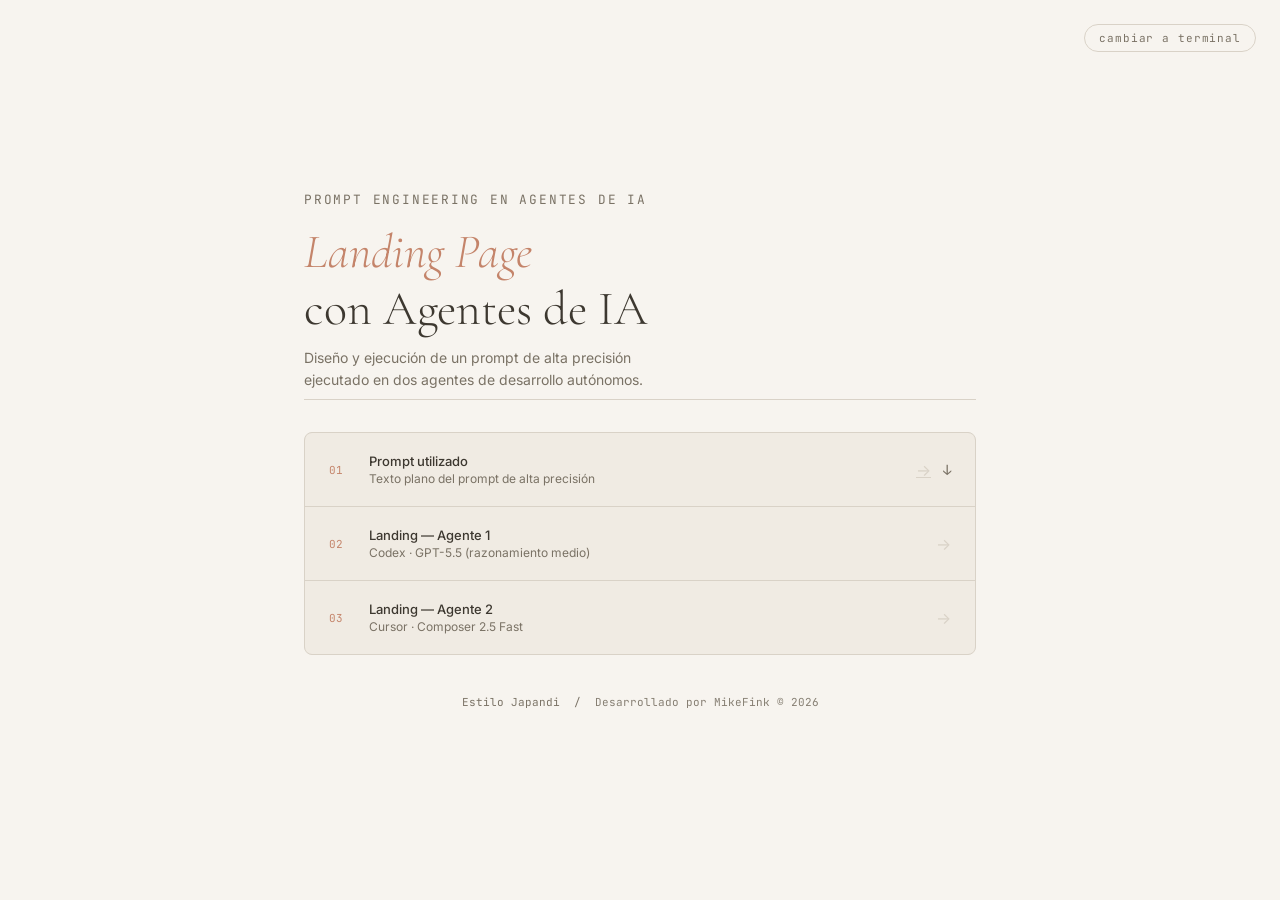
<file: index.html>
<!DOCTYPE html>
<html lang="es">

<head>
  <meta charset="UTF-8" />
  <meta name="viewport" content="width=device-width, initial-scale=1.0, minimum-scale=0.7, maximum-scale=2.0" />
  <title>Prompt Engineering en Agentes de IA</title>
  <link rel="preconnect" href="https://fonts.googleapis.com" />
  <link rel="preconnect" href="https://fonts.gstatic.com" crossorigin />
  <link
    href="https://fonts.googleapis.com/css2?family=Cormorant+Garamond:ital,wght@0,300;0,400;0,600;1,300;1,400&family=Inter:wght@300;400;500&family=JetBrains+Mono:wght@400;500&display=swap"
    rel="stylesheet" />
  <link rel="stylesheet" href="styles.css" />
</head>

<body>

  <button class="toggle-btn" onclick="toggleTheme()" id="toggle-label">
    cambiar a terminal
  </button>

  <div class="wrapper">

    <p class="eyebrow">Prompt Engineering en Agentes de IA</p>

    <h1><em>Landing Page</em><br>con Agentes de IA</h1>

    <p class="subtitle">Diseño y ejecución de un prompt de alta precisión<br>ejecutado en dos agentes de desarrollo
      autónomos.</p>


    <div class="divider"></div>

    <div class="cards">

      <div class="card card-prompt" onclick="togglePrompt(event)"
        style="flex-direction: column; align-items: stretch; cursor: pointer;">
        <div style="display:flex; align-items:center; gap:1.25rem;">
          <span class="card-num">01</span>
          <div class="card-body">
            <p class="card-label">Prompt utilizado</p>
            <p class="card-desc">Texto plano del prompt de alta precisión</p>
          </div>
          <div style="display:flex; gap:12px; align-items:center;">
            <a href="./prompt.txt" target="_blank" class="card-arrow" onclick="event.stopPropagation()"
              title="Abrir archivo">→</a>
            <span class="card-expand" id="expand-icon">↓</span>
          </div>
        </div>
        <div class="prompt-panel" id="prompt-panel">
          <div style="display:flex; justify-content:space-between; align-items:center; margin-bottom:0.75rem;">
            <span class="lang-label" id="lang-label">EN</span>
            <button class="lang-btn" onclick="toggleLang(event)" id="lang-btn">ver en español</button>
          </div>
          <p class="prompt-text" id="prompt-text"></p>
        </div>
      </div>

      <a class="card" href="./agent1/" target="_blank">
        <span class="card-num">02</span>
        <div class="card-body">
          <p class="card-label">Landing — Agente 1</p>
          <p class="card-desc">Codex · GPT-5.5 (razonamiento medio)</p>
        </div>
        <span class="card-arrow">→</span>
      </a>

      <a class="card" href="./agent2/" target="_blank">
        <span class="card-num">03</span>
        <div class="card-body">
          <p class="card-label">Landing — Agente 2</p>
          <p class="card-desc">Cursor · Composer 2.5 Fast </p>
        </div>
        <span class="card-arrow">→</span>
      </a>

    </div>

    <p class="footer-note" id="footer-note"></p>

  </div>

  <script src="script.js"></script>
</body>

</html>
</file>
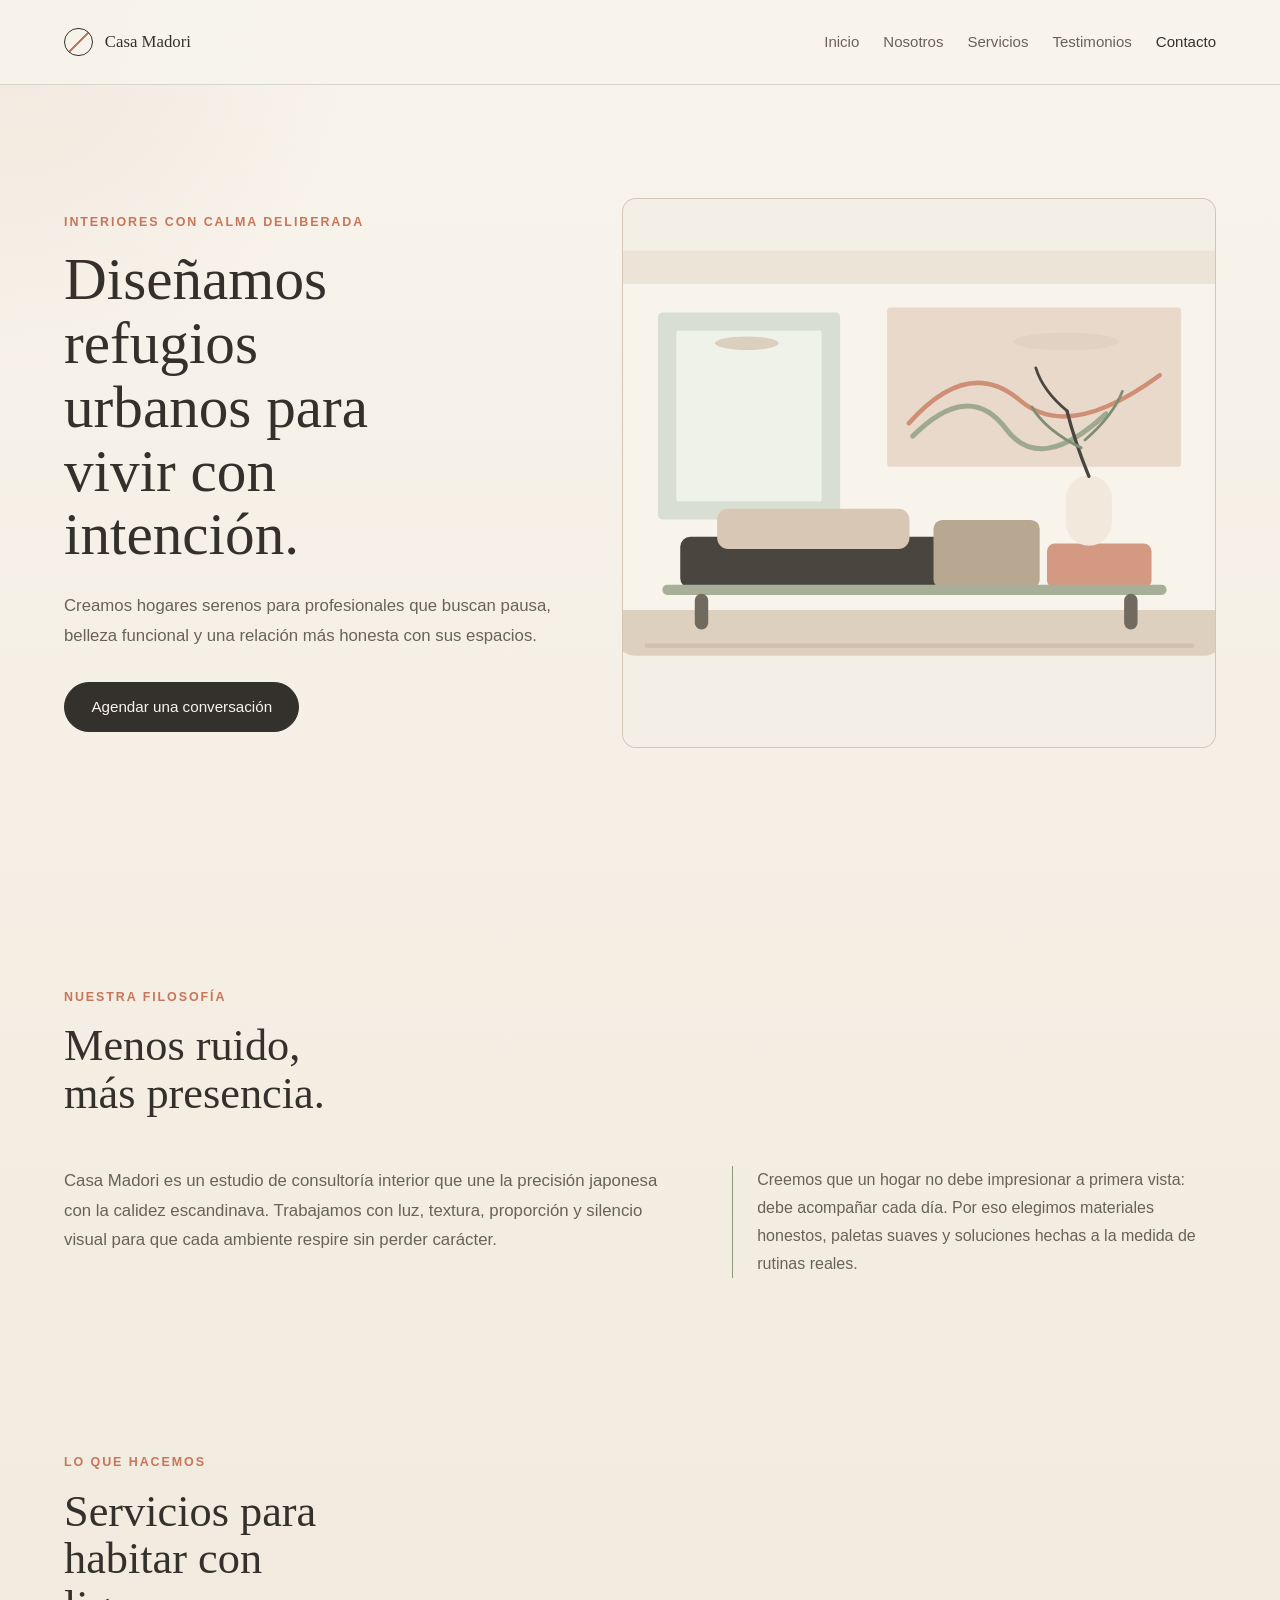
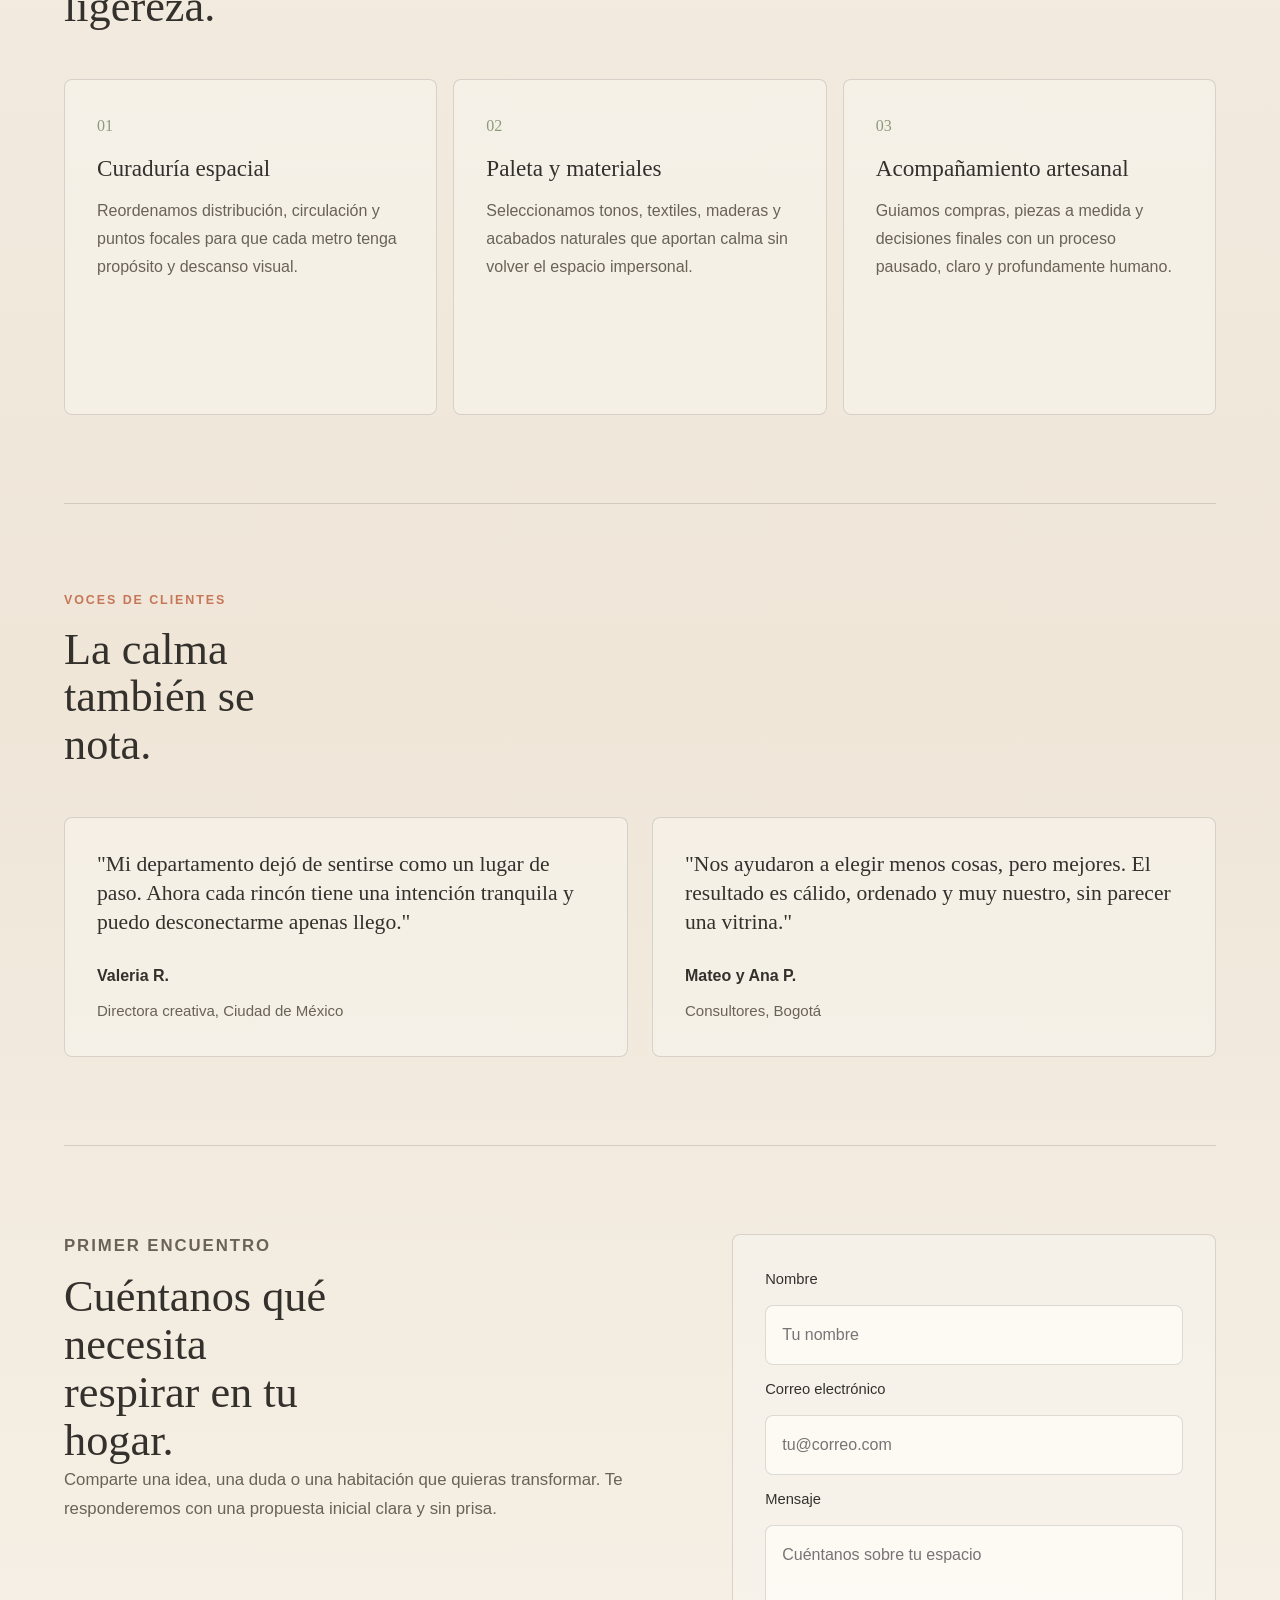
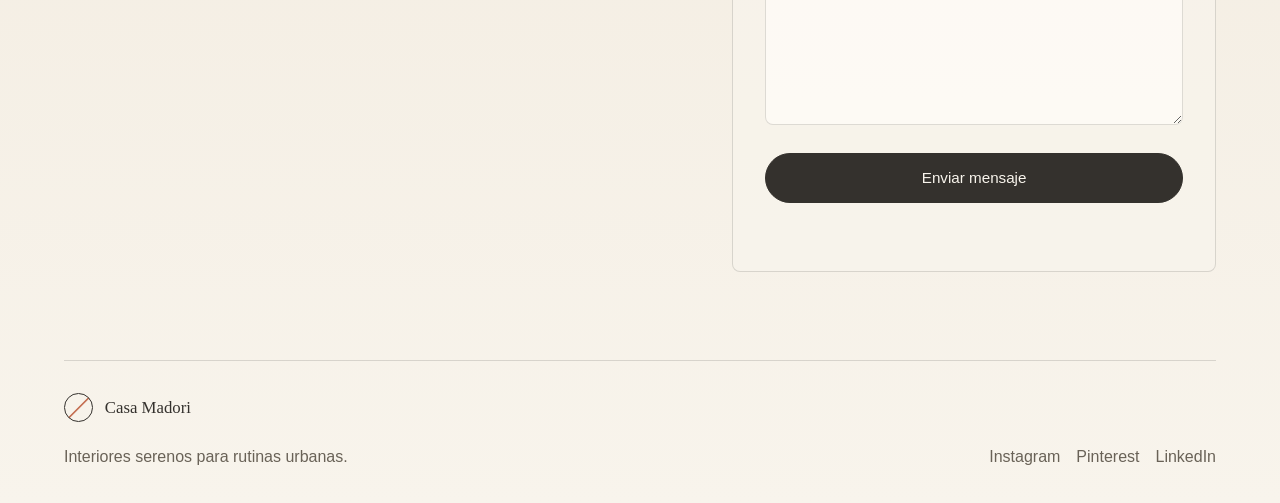
<file: agent1/index.html>
<!DOCTYPE html>
<html lang="es">
  <head>
    <meta charset="UTF-8" />
    <meta name="viewport" content="width=device-width, initial-scale=1.0" />
    <title>Casa Madori | Diseño interior Japandi</title>
    <meta
      name="description"
      content="Consultoría artesanal de diseño interior para crear espacios urbanos intencionales, serenos y profundamente habitables."
    />
    <link rel="stylesheet" href="styles.css" />
  </head>
  <body>
    <a class="skip-link" href="#inicio">Saltar al contenido principal</a>

    <header class="site-header" aria-label="Encabezado principal">
      <nav class="nav" aria-label="Navegación principal">
        <a class="logo" href="#inicio" aria-label="Casa Madori, inicio">
          <span class="logo-mark" aria-hidden="true"></span>
          <span>Casa Madori</span>
        </a>

        <button class="nav-toggle" type="button" aria-expanded="false" aria-controls="nav-menu">
          <span class="sr-only">Abrir menú</span>
          <span aria-hidden="true"></span>
        </button>

        <div class="nav-links" id="nav-menu">
          <a href="#inicio">Inicio</a>
          <a href="#nosotros">Nosotros</a>
          <a href="#servicios">Servicios</a>
          <a href="#testimonios">Testimonios</a>
          <a href="#contacto">Contacto</a>
        </div>
      </nav>
    </header>

    <main id="inicio">
      <section class="hero section-pad" aria-labelledby="hero-title">
        <div class="hero-copy reveal">
          <p class="eyebrow">Interiores con calma deliberada</p>
          <h1 id="hero-title">Diseñamos refugios urbanos para vivir con intención.</h1>
          <p class="hero-text">
            Creamos hogares serenos para profesionales que buscan pausa, belleza funcional y una relación más honesta con sus espacios.
          </p>
          <a class="button" href="#contacto">Agendar una conversación</a>
        </div>

        <figure class="hero-visual reveal" aria-label="Sala de inspiración Japandi">
          <img src="assets/sala-japandi.svg" alt="Sala minimalista con tonos naturales, madera clara y luz suave" />
        </figure>
      </section>

      <section class="about section-pad" id="nosotros" aria-labelledby="about-title">
        <div class="section-heading reveal">
          <p class="eyebrow">Nuestra filosofía</p>
          <h2 id="about-title">Menos ruido, más presencia.</h2>
        </div>
        <div class="about-grid">
          <p class="lead reveal">
            Casa Madori es un estudio de consultoría interior que une la precisión japonesa con la calidez escandinava. Trabajamos con luz, textura, proporción y silencio visual para que cada ambiente respire sin perder carácter.
          </p>
          <div class="about-note reveal">
            <p>
              Creemos que un hogar no debe impresionar a primera vista: debe acompañar cada día. Por eso elegimos materiales honestos, paletas suaves y soluciones hechas a la medida de rutinas reales.
            </p>
          </div>
        </div>
      </section>

      <section class="services section-pad" id="servicios" aria-labelledby="services-title">
        <div class="section-heading reveal">
          <p class="eyebrow">Lo que hacemos</p>
          <h2 id="services-title">Servicios para habitar con ligereza.</h2>
        </div>
        <div class="service-grid">
          <article class="service-card reveal">
            <span class="service-number">01</span>
            <h3>Curaduría espacial</h3>
            <p>Reordenamos distribución, circulación y puntos focales para que cada metro tenga propósito y descanso visual.</p>
          </article>
          <article class="service-card reveal">
            <span class="service-number">02</span>
            <h3>Paleta y materiales</h3>
            <p>Seleccionamos tonos, textiles, maderas y acabados naturales que aportan calma sin volver el espacio impersonal.</p>
          </article>
          <article class="service-card reveal">
            <span class="service-number">03</span>
            <h3>Acompañamiento artesanal</h3>
            <p>Guiamos compras, piezas a medida y decisiones finales con un proceso pausado, claro y profundamente humano.</p>
          </article>
        </div>
      </section>

      <section class="testimonials section-pad" id="testimonios" aria-labelledby="testimonials-title">
        <div class="section-heading reveal">
          <p class="eyebrow">Voces de clientes</p>
          <h2 id="testimonials-title">La calma también se nota.</h2>
        </div>
        <div class="testimonial-grid">
          <blockquote class="testimonial reveal">
            <p>
              "Mi departamento dejó de sentirse como un lugar de paso. Ahora cada rincón tiene una intención tranquila y puedo desconectarme apenas llego."
            </p>
            <footer>
              <cite>Valeria R.</cite>
              <span>Directora creativa, Ciudad de México</span>
            </footer>
          </blockquote>
          <blockquote class="testimonial reveal">
            <p>
              "Nos ayudaron a elegir menos cosas, pero mejores. El resultado es cálido, ordenado y muy nuestro, sin parecer una vitrina."
            </p>
            <footer>
              <cite>Mateo y Ana P.</cite>
              <span>Consultores, Bogotá</span>
            </footer>
          </blockquote>
        </div>
      </section>

      <section class="contact section-pad" id="contacto" aria-labelledby="contact-title">
        <div class="contact-copy reveal">
          <p class="eyebrow">Primer encuentro</p>
          <h2 id="contact-title">Cuéntanos qué necesita respirar en tu hogar.</h2>
          <p>
            Comparte una idea, una duda o una habitación que quieras transformar. Te responderemos con una propuesta inicial clara y sin prisa.
          </p>
        </div>

        <form class="contact-form reveal" action="#" method="post">
          <label for="name">Nombre</label>
          <input id="name" name="name" type="text" placeholder="Tu nombre" autocomplete="name" required />

          <label for="email">Correo electrónico</label>
          <input id="email" name="email" type="email" placeholder="tu@correo.com" autocomplete="email" required />

          <label for="message">Mensaje</label>
          <textarea id="message" name="message" rows="6" placeholder="Cuéntanos sobre tu espacio" required></textarea>

          <button class="button form-button" type="submit">Enviar mensaje</button>
          <p class="form-status" aria-live="polite"></p>
        </form>
      </section>
    </main>

    <footer class="footer">
      <div>
        <a class="logo" href="#inicio" aria-label="Casa Madori, inicio">
          <span class="logo-mark" aria-hidden="true"></span>
          <span>Casa Madori</span>
        </a>
        <p>Interiores serenos para rutinas urbanas.</p>
      </div>
      <div class="social-links" aria-label="Redes sociales">
        <a href="https://www.instagram.com/" target="_blank" rel="noreferrer">Instagram</a>
        <a href="https://www.pinterest.com/" target="_blank" rel="noreferrer">Pinterest</a>
        <a href="https://www.linkedin.com/" target="_blank" rel="noreferrer">LinkedIn</a>
      </div>
    </footer>

    <script src="script.js"></script>
  </body>
</html>
</file>
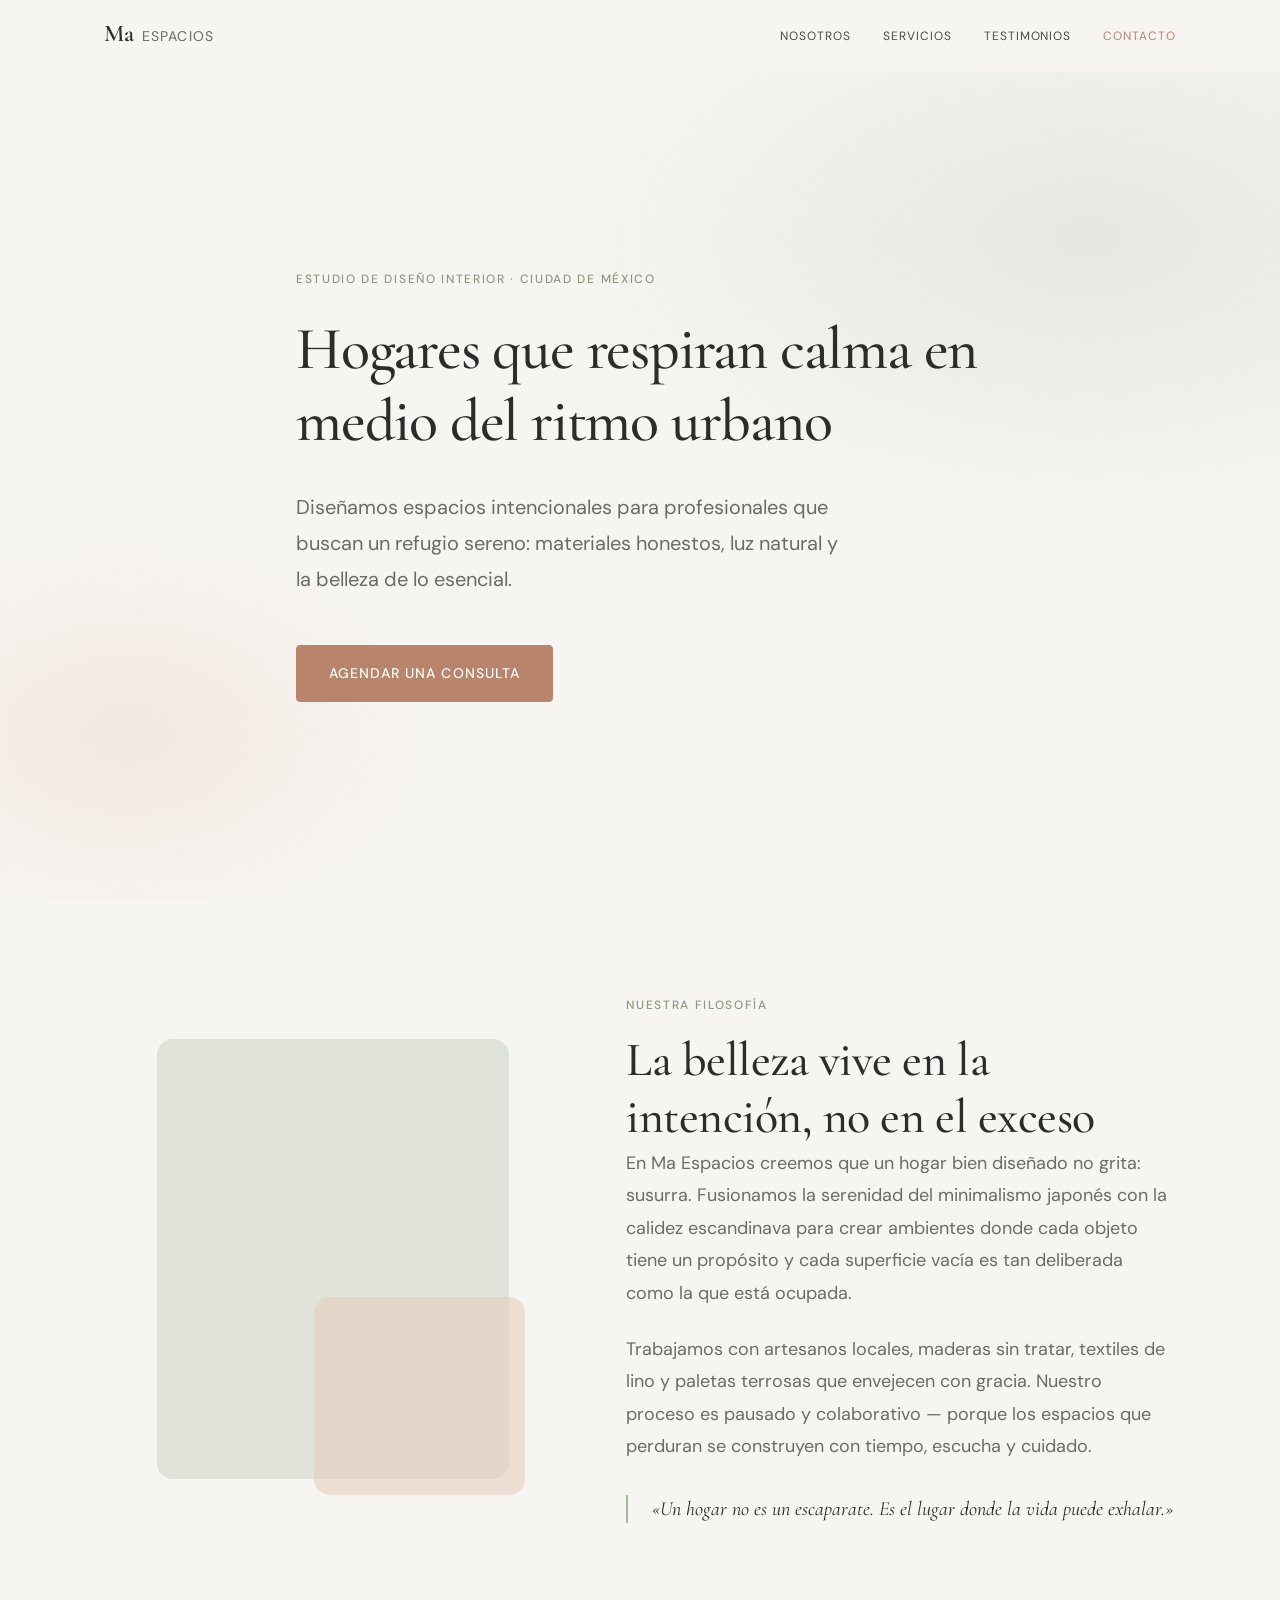
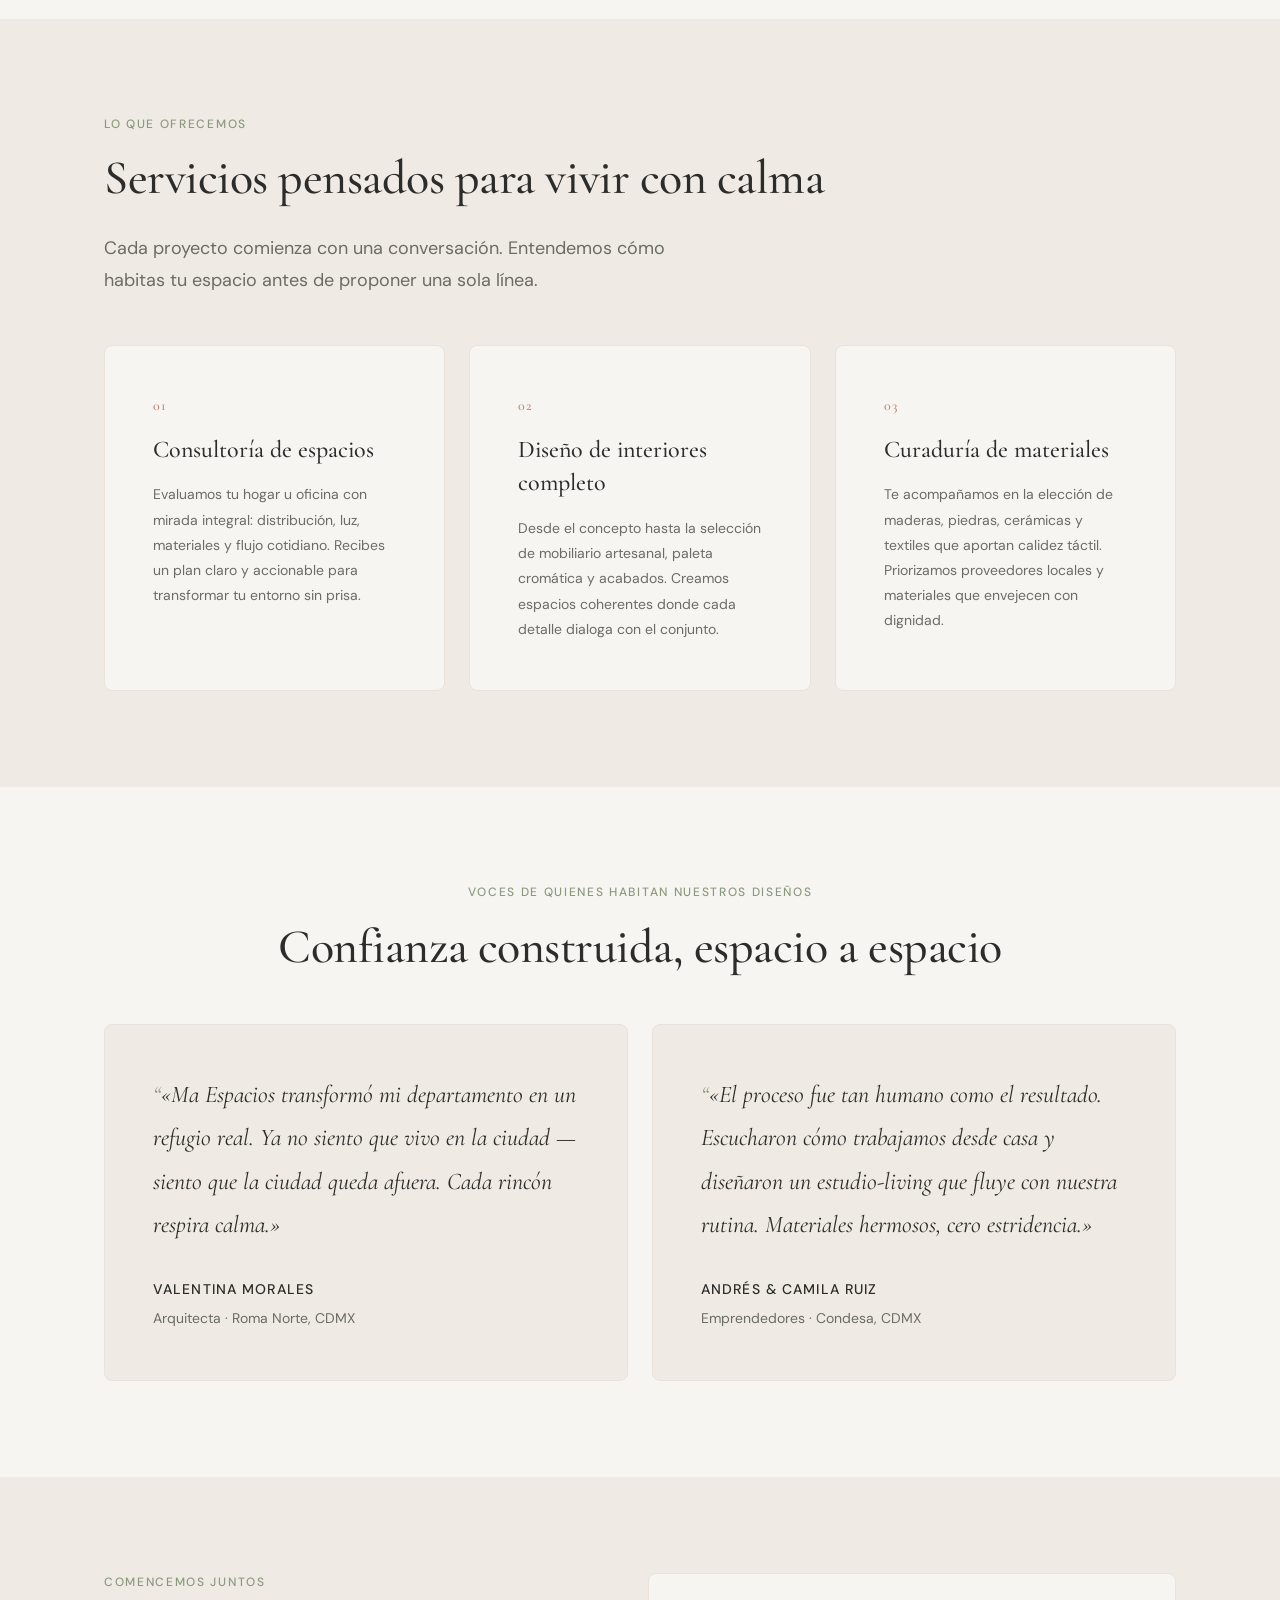
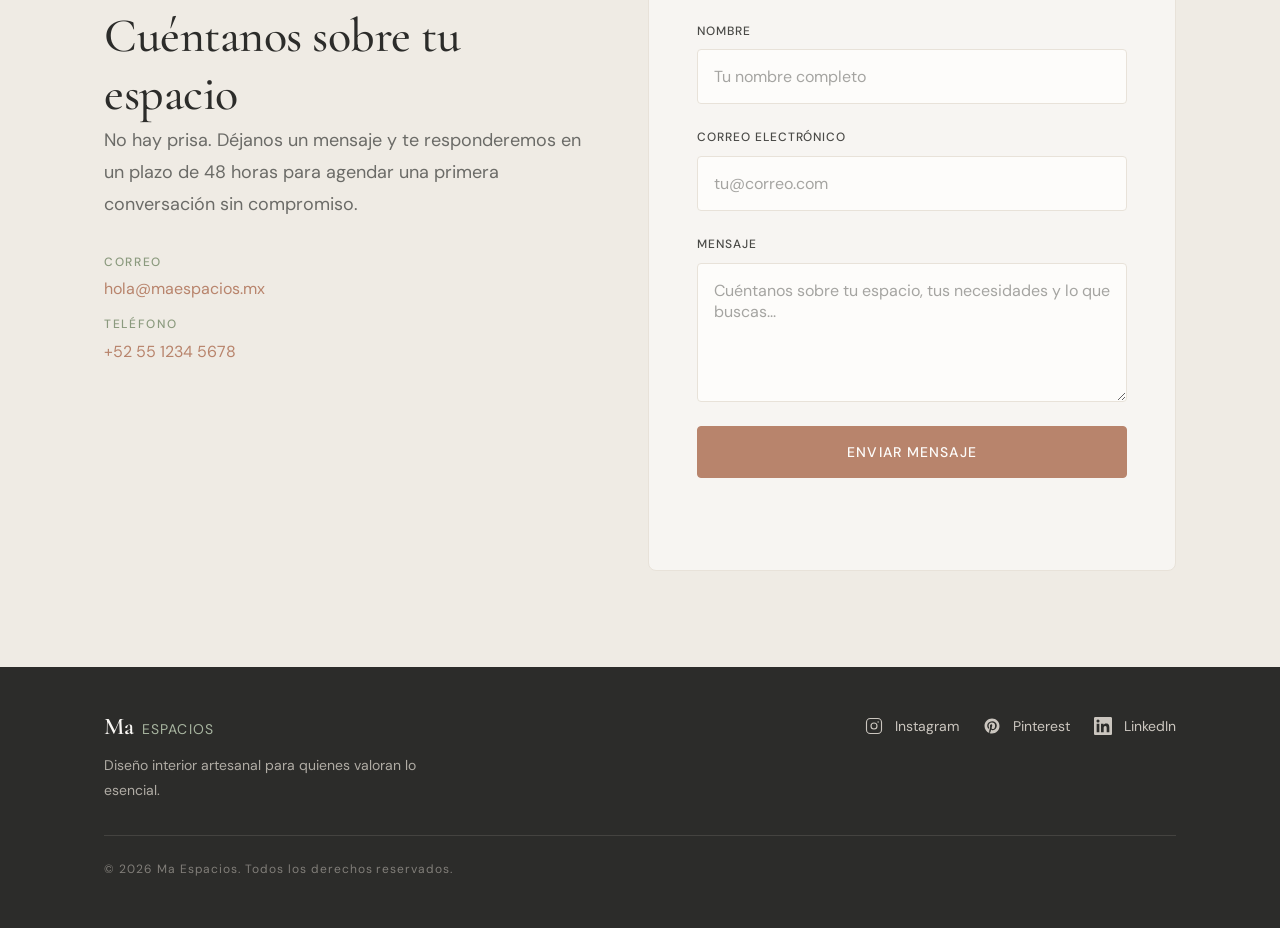
<file: agent2/index.html>
<!DOCTYPE html>
<html lang="es">

<head>
  <meta charset="UTF-8">
  <meta name="viewport" content="width=device-width, initial-scale=1.0">
  <meta name="description"
    content="Ma Espacios — Estudio de diseño interior artesanal para profesionales urbanos. Creamos hogares intencionales, serenos y cálidos.">
  <title>Ma Espacios | Diseño Interior Artesanal</title>
  <link rel="preconnect" href="https://fonts.googleapis.com">
  <link rel="preconnect" href="https://fonts.gstatic.com" crossorigin>
  <link
    href="https://fonts.googleapis.com/css2?family=Cormorant+Garamond:ital,wght@0,400;0,500;0,600;1,400&family=DM+Sans:ital,opsz,wght@0,9..40,300;0,9..40,400;0,9..40,500;1,9..40,400&display=swap"
    rel="stylesheet">
  <link rel="stylesheet" href="styles.css">
</head>

<body>

  <header class="site-header" id="inicio">
    <nav class="nav" aria-label="Navegación principal">
      <a href="#inicio" class="nav__logo" aria-label="Ma Espacios — Inicio">
        <span class="nav__logo-mark" aria-hidden="true">Ma</span>
        <span class="nav__logo-text">Espacios</span>
      </a>
      <button class="nav__toggle" type="button" aria-expanded="false" aria-controls="nav-menu" aria-label="Abrir menú">
        <span class="nav__toggle-bar"></span>
        <span class="nav__toggle-bar"></span>
      </button>
      <ul class="nav__menu" id="nav-menu">
        <li><a href="#nosotros" class="nav__link">Nosotros</a></li>
        <li><a href="#servicios" class="nav__link">Servicios</a></li>
        <li><a href="#testimonios" class="nav__link">Testimonios</a></li>
        <li><a href="#contacto" class="nav__link nav__link--cta">Contacto</a></li>
      </ul>
    </nav>
  </header>

  <main>

    <section class="hero" aria-labelledby="hero-heading">
      <div class="hero__inner container">
        <p class="hero__eyebrow">Estudio de diseño interior · Ciudad de México</p>
        <h1 id="hero-heading" class="hero__title">Hogares que respiran calma en medio del ritmo urbano</h1>
        <p class="hero__subtitle">Diseñamos espacios intencionales para profesionales que buscan un refugio sereno:
          materiales honestos, luz natural y la belleza de lo esencial.</p>
        <a href="#contacto" class="btn btn--primary">Agendar una consulta</a>
      </div>
      <div class="hero__texture" aria-hidden="true"></div>
    </section>

    <section class="about section" id="nosotros" aria-labelledby="about-heading">
      <div class="container about__grid">
        <div class="about__visual" aria-hidden="true">
          <div class="about__frame">
            <div class="about__shape about__shape--sage"></div>
            <div class="about__shape about__shape--clay"></div>
          </div>
        </div>
        <div class="about__content">
          <span class="section-label">Nuestra filosofía</span>
          <h2 id="about-heading" class="section-title">La belleza vive en la intención, no en el exceso</h2>
          <p class="about__text">En Ma Espacios creemos que un hogar bien diseñado no grita: susurra. Fusionamos la
            serenidad del minimalismo japonés con la calidez escandinava para crear ambientes donde cada objeto tiene un
            propósito y cada superficie vacía es tan deliberada como la que está ocupada.</p>
          <p class="about__text">Trabajamos con artesanos locales, maderas sin tratar, textiles de lino y paletas
            terrosas que envejecen con gracia. Nuestro proceso es pausado y colaborativo — porque los espacios que
            perduran se construyen con tiempo, escucha y cuidado.</p>
          <blockquote class="about__quote">
            <p>«Un hogar no es un escaparate. Es el lugar donde la vida puede exhalar.»</p>
          </blockquote>
        </div>
      </div>
    </section>

    <section class="services section section--alt" id="servicios" aria-labelledby="services-heading">
      <div class="container">
        <header class="section-header">
          <span class="section-label">Lo que ofrecemos</span>
          <h2 id="services-heading" class="section-title">Servicios pensados para vivir con calma</h2>
          <p class="section-intro">Cada proyecto comienza con una conversación. Entendemos cómo habitas tu espacio antes
            de proponer una sola línea.</p>
        </header>
        <ul class="services__grid">
          <li class="service-card">
            <span class="service-card__number" aria-hidden="true">01</span>
            <h3 class="service-card__title">Consultoría de espacios</h3>
            <p class="service-card__text">Evaluamos tu hogar u oficina con mirada integral: distribución, luz,
              materiales y flujo cotidiano. Recibes un plan claro y accionable para transformar tu entorno sin prisa.
            </p>
          </li>
          <li class="service-card">
            <span class="service-card__number" aria-hidden="true">02</span>
            <h3 class="service-card__title">Diseño de interiores completo</h3>
            <p class="service-card__text">Desde el concepto hasta la selección de mobiliario artesanal, paleta cromática
              y acabados. Creamos espacios coherentes donde cada detalle dialoga con el conjunto.</p>
          </li>
          <li class="service-card">
            <span class="service-card__number" aria-hidden="true">03</span>
            <h3 class="service-card__title">Curaduría de materiales</h3>
            <p class="service-card__text">Te acompañamos en la elección de maderas, piedras, cerámicas y textiles que
              aportan calidez táctil. Priorizamos proveedores locales y materiales que envejecen con dignidad.</p>
          </li>
        </ul>
      </div>
    </section>

    <section class="testimonials section" id="testimonios" aria-labelledby="testimonials-heading">
      <div class="container">
        <header class="section-header section-header--center">
          <span class="section-label">Voces de quienes habitan nuestros diseños</span>
          <h2 id="testimonials-heading" class="section-title">Confianza construida, espacio a espacio</h2>
        </header>
        <ul class="testimonials__grid">
          <li class="testimonial-card">
            <blockquote class="testimonial-card__quote">
              <p>«Ma Espacios transformó mi departamento en un refugio real. Ya no siento que vivo en la ciudad — siento
                que la ciudad queda afuera. Cada rincón respira calma.»</p>
            </blockquote>
            <footer class="testimonial-card__author">
              <cite class="testimonial-card__name">Valentina Morales</cite>
              <span class="testimonial-card__role">Arquitecta · Roma Norte, CDMX</span>
            </footer>
          </li>
          <li class="testimonial-card">
            <blockquote class="testimonial-card__quote">
              <p>«El proceso fue tan humano como el resultado. Escucharon cómo trabajamos desde casa y diseñaron un
                estudio-living que fluye con nuestra rutina. Materiales hermosos, cero estridencia.»</p>
            </blockquote>
            <footer class="testimonial-card__author">
              <cite class="testimonial-card__name">Andrés &amp; Camila Ruiz</cite>
              <span class="testimonial-card__role">Emprendedores · Condesa, CDMX</span>
            </footer>
          </li>
        </ul>
      </div>
    </section>

    <section class="contact section section--alt" id="contacto" aria-labelledby="contact-heading">
      <div class="container contact__grid">
        <div class="contact__intro">
          <span class="section-label">Comencemos juntos</span>
          <h2 id="contact-heading" class="section-title">Cuéntanos sobre tu espacio</h2>
          <p class="contact__text">No hay prisa. Déjanos un mensaje y te responderemos en un plazo de 48 horas para
            agendar una primera conversación sin compromiso.</p>
          <address class="contact__details">
            <p><span class="contact__detail-label">Correo</span> <a
                href="mailto:hola@maespacios.mx">hola@maespacios.mx</a></p>
            <p><span class="contact__detail-label">Teléfono</span> <a href="tel:+525512345678">+52 55 1234 5678</a></p>
          </address>
        </div>
        <form class="contact-form" id="contact-form" novalidate>
          <div class="form-group">
            <label for="nombre" class="form-label">Nombre</label>
            <input type="text" id="nombre" name="nombre" class="form-input" placeholder="Tu nombre completo"
              autocomplete="name" required>
          </div>
          <div class="form-group">
            <label for="email" class="form-label">Correo electrónico</label>
            <input type="email" id="email" name="email" class="form-input" placeholder="tu@correo.com"
              autocomplete="email" required>
          </div>
          <div class="form-group">
            <label for="mensaje" class="form-label">Mensaje</label>
            <textarea id="mensaje" name="mensaje" class="form-input form-input--textarea"
              placeholder="Cuéntanos sobre tu espacio, tus necesidades y lo que buscas..." rows="5" required></textarea>
          </div>
          <button type="submit" class="btn btn--primary btn--full">Enviar mensaje</button>
          <p class="form-feedback" id="form-feedback" role="status" aria-live="polite"></p>
        </form>
      </div>
    </section>

  </main>

  <footer class="site-footer">
    <div class="container footer__inner">
      <div class="footer__brand">
        <a href="#inicio" class="footer__logo" aria-label="Ma Espacios — Inicio">
          <span class="nav__logo-mark" aria-hidden="true">Ma</span>
          <span class="nav__logo-text">Espacios</span>
        </a>
        <p class="footer__tagline">Diseño interior artesanal para quienes valoran lo esencial.</p>
      </div>
      <nav class="footer__social" aria-label="Redes sociales">
        <ul class="footer__social-list">
          <li>
            <a href="https://instagram.com" class="footer__social-link" target="_blank" rel="noopener noreferrer"
              aria-label="Instagram">
              <svg class="footer__icon" viewBox="0 0 24 24" aria-hidden="true" fill="none" stroke="currentColor"
                stroke-width="1.5">
                <rect x="2" y="2" width="20" height="20" rx="5" />
                <circle cx="12" cy="12" r="4" />
                <circle cx="17.5" cy="6.5" r="1" fill="currentColor" stroke="none" />
              </svg>
              Instagram
            </a>
          </li>
          <li>
            <a href="https://pinterest.com" class="footer__social-link" target="_blank" rel="noopener noreferrer"
              aria-label="Pinterest">
              <svg class="footer__icon" viewBox="0 0 24 24" aria-hidden="true" fill="currentColor">
                <path
                  d="M12 2C6.477 2 2 6.477 2 12c0 4.237 2.636 7.855 6.356 9.312-.088-.791-.167-2.005.035-2.868.182-.78 1.172-4.97 1.172-4.97s-.299-.599-.299-1.484c0-1.391.806-2.428 1.81-2.428.853 0 1.264.641 1.264 1.408 0 .858-.546 2.14-.828 3.33-.236.995.499 1.807 1.481 1.807 1.778 0 3.144-1.874 3.144-4.58 0-2.393-1.72-4.068-4.177-4.068-2.845 0-4.515 2.135-4.515 4.34 0 .859.331 1.781.745 2.281a.3.3 0 01.069.288l-.278 1.133c-.044.183-.145.223-.334.135-1.249-.581-2.03-2.407-2.03-3.874 0-3.154 2.292-6.052 6.608-6.052 3.469 0 6.165 2.473 6.165 5.776 0 3.447-2.173 6.22-5.19 6.22-1.013 0-1.965-.527-2.292-1.155l-.623 2.378c-.226.869-.835 1.958-1.244 2.621.936.29 1.929.446 2.962.446 5.523 0 10-4.477 10-10S17.523 2 12 2z" />
              </svg>
              Pinterest
            </a>
          </li>
          <li>
            <a href="https://linkedin.com" class="footer__social-link" target="_blank" rel="noopener noreferrer"
              aria-label="LinkedIn">
              <svg class="footer__icon" viewBox="0 0 24 24" aria-hidden="true" fill="currentColor">
                <path
                  d="M20.447 20.452h-3.554v-5.569c0-1.328-.027-3.037-1.852-3.037-1.853 0-2.136 1.445-2.136 2.939v5.667H9.351V9h3.414v1.561h.046c.477-.9 1.637-1.85 3.37-1.85 3.601 0 4.267 2.37 4.267 5.455v6.286zM5.337 7.433a2.062 2.062 0 01-2.063-2.065 2.064 2.064 0 114.126 0 2.063 2.063 0 01-2.063 2.065zm1.782 13.019H3.555V9h3.564v11.452zM22.225 0H1.771C.792 0 0 .774 0 1.729v20.542C0 23.227.792 24 1.771 24h20.451C23.2 24 24 23.227 24 22.271V1.729C24 .774 23.2 0 22.222 0h.003z" />
              </svg>
              LinkedIn
            </a>
          </li>
        </ul>
      </nav>
      <p class="footer__copy">&copy; 2026 Ma Espacios. Todos los derechos reservados.</p>
    </div>
  </footer>

  <script src="script.js"></script>
</body>

</html>
</file>
<file: styles.css>
*,
*::before,
*::after {
    box-sizing: border-box;
    margin: 0;
    padding: 0;
}

:root {
    --bg: #F7F4EF;
    --bg-card: #F0EBE3;
    --border: #D9D2C7;
    --text-1: #3D3830;
    --text-2: #7A7265;
    --accent: #C4846A;
    --accent-2: #8A9E8C;
    --font-display: 'Cormorant Garamond', Georgia, serif;
    --font-body: 'Inter', sans-serif;
    --font-mono: 'JetBrains Mono', monospace;
    --radius: 0.5rem;
    /* 8px */
    --transition: 0.5s cubic-bezier(0.4, 0, 0.2, 1);
}

body.terminal {
    --bg: #0D0D0D;
    --bg-card: #141414;
    --border: #1F3320;
    --text-1: #00FF41;
    --text-2: #3DBA5F;
    --accent: #00FF41;
    --accent-2: #00C832;
    --font-display: 'JetBrains Mono', monospace;
    --font-body: 'JetBrains Mono', monospace;
}

body {
    background: var(--bg);
    color: var(--text-1);
    font-family: var(--font-body);
    min-height: 100vh;
    display: flex;
    flex-direction: column;
    align-items: center;
    justify-content: center;
    transition: background var(--transition), color var(--transition);
}

/* ==========================================================================
   1. DISEÑO BASE / MÓVIL (Hasta 480px)
   ========================================================================== */
body {
    padding: 1.5rem 1rem;
}

.toggle-btn {
    position: static;
    margin-bottom: 1.5rem;
    align-self: flex-end;
    background: none;
    border: 0.0625rem solid var(--border);
    color: var(--text-2);
    font-family: var(--font-mono);
    font-size: 0.6875rem;
    /* 11px */
    letter-spacing: 0.08em;
    padding: 0.375rem 0.875rem;
    border-radius: 2.5rem;
    cursor: pointer;
    transition: all var(--transition);
    z-index: 100;
}

.wrapper {
    width: 100%;
    max-width: 30rem;
    /* 480px */
}

.eyebrow {
    font-family: var(--font-mono);
    font-size: 0.8rem;
    /* 11px */
    letter-spacing: 0.14em;
    color: var(--text-2);
    text-transform: uppercase;
    margin-bottom: 1rem;
    transition: color var(--transition);
}

body.terminal .eyebrow::before {
    content: '> ';
    color: var(--accent);
}

h1 {
    font-family: var(--font-display);
    font-weight: 300;
    font-size: 1.75rem;
    /* Reducido para móvil */
    line-height: 1.2;
    color: var(--text-1);
    margin-bottom: 0.5rem;
    transition: font-family var(--transition), color var(--transition);
}

body:not(.terminal) h1 em {
    font-style: italic;
    color: var(--accent);
}

body.terminal h1 em {
    font-style: normal;
    color: var(--accent);
}

.subtitle {
    font-size: 0.875rem;
    /* 14px */
    color: var(--text-2);
    line-height: 1.6;
    margin-bottom: 0.5rem;
    transition: color var(--transition);
}

.meta {
    font-family: var(--font-mono);
    font-size: 0.6875rem;
    /* 11px */
    color: var(--text-2);
    margin-bottom: 2rem;
    transition: color var(--transition);
}

.divider {
    width: 100%;
    height: 0.0625rem;
    background: var(--border);
    margin-bottom: 1.5rem;
    position: relative;
    overflow: hidden;
    transition: background var(--transition);
}

.divider::after {
    content: '';
    position: absolute;
    top: 0;
    left: -100%;
    width: 60%;
    height: 100%;
    background: linear-gradient(90deg, transparent, var(--accent), transparent);
    animation: sweep 3s ease-in-out infinite;
}

@keyframes sweep {
    0% {
        left: -60%;
    }

    100% {
        left: 160%;
    }
}

.cards {
    display: flex;
    flex-direction: column;
    gap: 0.0625rem;
    background: var(--border);
    border: 0.0625rem solid var(--border);
    border-radius: var(--radius);
    overflow: hidden;
    transition: background var(--transition), border-color var(--transition);
}

.card {
    display: flex;
    align-items: center;
    gap: 1rem;
    padding: 1rem 1.25rem;
    background: var(--bg-card);
    text-decoration: none;
    transition: background var(--transition);
    cursor: pointer;
}

.card:hover {
    background: var(--bg);
}

body.terminal .card:hover {
    background: #0F1A10;
}

.card-num {
    font-family: var(--font-mono);
    font-size: 0.6875rem;
    /* 11px */
    color: var(--accent);
    min-width: 1.25rem;
    transition: color var(--transition);
}

.card-body {
    flex: 1;
}

.card-label {
    font-size: 0.8125rem;
    /* 13px */
    font-weight: 500;
    color: var(--text-1);
    margin-bottom: 0.125rem;
    transition: color var(--transition);
}

body.terminal .card-label::before {
    content: '// ';
    color: var(--text-2);
}

.card-desc {
    font-size: 0.75rem;
    /* 12px */
    color: var(--text-2);
    transition: color var(--transition);
}

.card-arrow {
    font-size: 1rem;
    color: var(--border);
    transition: color var(--transition), transform 0.2s ease;
}

.card:hover .card-arrow {
    color: var(--accent);
    transform: translateX(0.1875rem);
}

body.terminal .card-arrow {
    font-family: var(--font-mono);
}

.card-expand {
    font-family: var(--font-mono);
    font-size: 0.875rem;
    color: var(--text-2);
    transition: transform 0.3s ease, color var(--transition);
    display: inline-block;
}

.card-prompt.open .card-expand {
    transform: rotate(180deg);
    color: var(--accent);
}

.prompt-panel {
    display: none;
    margin-top: 1rem;
    padding-top: 1rem;
    border-top: 0.0625rem solid var(--border);
}

.card-prompt.open .prompt-panel {
    display: block;
}

.lang-label {
    font-family: var(--font-mono);
    font-size: 0.625rem;
    /* 10px */
    letter-spacing: 0.12em;
    color: var(--accent);
    border: 0.0625rem solid var(--accent);
    padding: 0.125rem 0.5rem;
    border-radius: 1.25rem;
}

.lang-btn {
    font-family: var(--font-mono);
    font-size: 0.6875rem;
    /* 11px */
    color: var(--text-2);
    background: none;
    border: none;
    cursor: pointer;
    padding: 0;
    text-decoration: underline;
    text-underline-offset: 0.1875rem;
    transition: color var(--transition);
}

.lang-btn:hover {
    color: var(--accent);
}

.prompt-text {
    font-size: 0.75rem;
    /* 12px */
    line-height: 1.8;
    color: var(--text-2);
    white-space: pre-wrap;
    max-height: 16.25rem;
    /* 260px */
    overflow-y: auto;
    scrollbar-width: thin;
    scrollbar-color: var(--border) transparent;
}

.footer-note {
    margin-top: 2rem;
    font-family: var(--font-mono);
    font-size: 0.6875rem;
    /* 11px */
    color: var(--text-2);
    text-align: center;
    transition: color var(--transition);
}

.cursor {
    display: none;
    animation: blink 1s step-end infinite;
}

body.terminal .cursor {
    display: inline;
}

@keyframes blink {
    50% {
        opacity: 0;
    }
}

@media (prefers-reduced-motion: reduce) {
    .divider::after {
        animation: none;
    }

    .cursor {
        animation: none;
    }
}

/* ==========================================================================
   2. DISEÑO TABLET (De 481px a 768px)
   ========================================================================== */
@media (min-width: 30.0625rem) {
    body {
        padding: 2.5rem 1.5rem;
    }

    .toggle-btn {
        position: fixed;
        top: 1rem;
        right: 1rem;
        margin-bottom: 0;
    }

    .wrapper {
        max-width: 40rem;
        /* 640px */
        margin-top: 2rem;
    }

    h1 {
        font-size: 2.25rem;
    }

    .meta {
        margin-bottom: 2.5rem;
    }

    .card {
        gap: 1.25rem;
        padding: 1.25rem 1.5rem;
    }
}

/* ==========================================================================
   3. DISEÑO ESCRITORIO (Más de 768px)
   ========================================================================== */
@media (min-width: 48rem) {
    body {
        padding: 3rem 2rem;
    }

    .toggle-btn {
        top: 1.5rem;
        right: 1.5rem;
    }

    .wrapper {
        max-width: 40rem;
        margin-top: 0;
    }

    h1 {
        font-size: 3rem;
    }

    .meta {
        margin-bottom: 3rem;
    }

    .divider {
        margin-bottom: 2rem;
    }

    .footer-note {
        margin-top: 2.5rem;
    }
}

/* ==========================================================================
   Estructura de Control de Escala y Ancho Máximo
   ========================================================================== */

/* Diseño Base: Móvil (Desde 320px) */
.wrapper {
    width: 100%;
    max-width: 100%;
    /* Ocupa todo el ancho en pantallas chicas */
    margin-left: auto;
    margin-right: auto;
    padding-left: 1rem;
    padding-right: 1rem;
}

/* Breakpoint 1: Tablet (Desde 480px) */
@media (min-width: 30rem) {
    .wrapper {
        max-width: 28rem;
        /* ~448px */
    }
}

/* Breakpoint 2: Tablet Grande / Escritorio Chico (Desde 768px) */
@media (min-width: 48rem) {
    .wrapper {
        max-width: 42rem;
        /* ~672px */
    }
}

/* Breakpoint 3: Escritorio Estándar (Desde 1024px) */
@media (min-width: 64rem) {
    .wrapper {
        /* Se fija el límite definitivo de expansión para evitar distorsión visual */
        max-width: 44rem;
        /* ~704px */
    }
}
</file>
<file: agent1/styles.css>
:root {
  --color-paper: #f8f4ec;
  --color-warm: #efe6d8;
  --color-linen: #e4d7c6;
  --color-sage: #8d9a7b;
  --color-sage-soft: #d8ded1;
  --color-clay: #c7765a;
  --color-charcoal: #34312d;
  --color-muted: #696257;
  --color-line: rgba(52, 49, 45, 0.16);
  --font-serif: Georgia, "Times New Roman", serif;
  --font-sans: "Avenir Next", Avenir, "Segoe UI", sans-serif;
  --space-1: 0.5rem;
  --space-2: 0.75rem;
  --space-3: 1rem;
  --space-4: 1.5rem;
  --space-5: 2rem;
  --space-6: 3rem;
  --space-7: 4rem;
  --space-8: 5.5rem;
  --radius-small: 0.5rem;
  --radius-medium: 0.875rem;
  --max-width: 72rem;
  --header-height: 4.75rem;
  --transition: 420ms ease;
}

* {
  box-sizing: border-box;
}

html {
  scroll-behavior: smooth;
  scroll-padding-top: var(--header-height);
}

body {
  margin: 0;
  overflow-x: hidden;
  background:
    radial-gradient(circle at top left, rgba(199, 118, 90, 0.1), transparent 23rem),
    linear-gradient(180deg, var(--color-paper), var(--color-warm) 62%, var(--color-paper));
  color: var(--color-charcoal);
  font-family: var(--font-sans);
  font-size: 1rem;
  line-height: 1.75;
}

body.nav-open {
  overflow: hidden;
}

img {
  display: block;
  max-width: 100%;
}

a {
  color: inherit;
  text-decoration: none;
}

button,
input,
textarea {
  font: inherit;
}

.skip-link {
  position: fixed;
  left: var(--space-3);
  top: var(--space-3);
  z-index: 20;
  transform: translateY(-8rem);
  border-radius: 999rem;
  background: var(--color-charcoal);
  color: var(--color-paper);
  padding: var(--space-2) var(--space-3);
  transition: transform var(--transition);
}

.skip-link:focus {
  transform: translateY(0);
}

.sr-only {
  position: absolute;
  width: 0.0625rem;
  height: 0.0625rem;
  margin: -0.0625rem;
  overflow: hidden;
  clip: rect(0, 0, 0, 0);
  white-space: nowrap;
}

.site-header {
  position: sticky;
  top: 0;
  z-index: 10;
  border-bottom: 0.0625rem solid var(--color-line);
  background: rgba(248, 244, 236, 0.9);
  backdrop-filter: blur(1rem);
}

.nav {
  width: min(100% - 2rem, var(--max-width));
  min-height: var(--header-height);
  margin: 0 auto;
  display: flex;
  align-items: center;
  justify-content: space-between;
  gap: var(--space-3);
}

.logo {
  display: inline-flex;
  align-items: center;
  gap: var(--space-2);
  font-family: var(--font-serif);
  font-size: 1.05rem;
  letter-spacing: 0;
}

.logo-mark {
  width: 1.8rem;
  height: 1.8rem;
  border: 0.0625rem solid var(--color-charcoal);
  border-radius: 50%;
  background: linear-gradient(135deg, transparent 48%, var(--color-clay) 49% 53%, transparent 54%);
}

.nav-toggle {
  width: 2.75rem;
  height: 2.75rem;
  display: grid;
  place-items: center;
  border: 0.0625rem solid var(--color-line);
  border-radius: 50%;
  background: transparent;
  color: var(--color-charcoal);
  cursor: pointer;
  transition: border-color var(--transition), background var(--transition);
}

.nav-toggle span[aria-hidden="true"],
.nav-toggle span[aria-hidden="true"]::before,
.nav-toggle span[aria-hidden="true"]::after {
  display: block;
  width: 1.1rem;
  height: 0.0625rem;
  background: currentColor;
  transition: transform var(--transition), opacity var(--transition);
}

.nav-toggle span[aria-hidden="true"] {
  position: relative;
}

.nav-toggle span[aria-hidden="true"]::before,
.nav-toggle span[aria-hidden="true"]::after {
  content: "";
  position: absolute;
  left: 0;
}

.nav-toggle span[aria-hidden="true"]::before {
  transform: translateY(-0.36rem);
}

.nav-toggle span[aria-hidden="true"]::after {
  transform: translateY(0.36rem);
}

.nav-toggle[aria-expanded="true"] span[aria-hidden="true"] {
  background: transparent;
}

.nav-toggle[aria-expanded="true"] span[aria-hidden="true"]::before {
  transform: rotate(42deg);
}

.nav-toggle[aria-expanded="true"] span[aria-hidden="true"]::after {
  transform: rotate(-42deg);
}

.nav-links {
  position: fixed;
  inset: var(--header-height) 0 auto 0;
  display: grid;
  gap: var(--space-1);
  padding: var(--space-4) var(--space-3) var(--space-5);
  border-bottom: 0.0625rem solid var(--color-line);
  background: rgba(248, 244, 236, 0.98);
  transform: translateY(-130%);
  transition: transform var(--transition);
}

.nav-links.is-open {
  transform: translateY(0);
}

.nav-links a {
  padding: var(--space-2) 0;
  color: var(--color-muted);
  transition: color var(--transition), transform var(--transition);
}

.nav-links a:hover,
.nav-links a:focus,
.nav-links a.is-active {
  color: var(--color-charcoal);
}

.section-pad {
  width: min(100% - 2rem, var(--max-width));
  margin: 0 auto;
  padding: var(--space-7) 0;
}

.hero {
  min-height: calc(100svh - var(--header-height));
  display: grid;
  align-items: center;
  gap: var(--space-5);
  padding-top: var(--space-5);
}

.eyebrow {
  margin: 0 0 var(--space-3);
  color: var(--color-clay);
  font-size: 0.78rem;
  font-weight: 600;
  letter-spacing: 0.12rem;
  line-height: 1.4;
  text-transform: uppercase;
}

h1,
h2,
h3,
p {
  overflow-wrap: anywhere;
}

h1,
h2,
h3 {
  margin: 0;
  font-family: var(--font-serif);
  font-weight: 400;
  letter-spacing: 0;
  line-height: 1.08;
}

h1 {
  max-width: 11ch;
  font-size: clamp(2.7rem, 2.1rem + 2vw, 5.4rem);
}

h2 {
  max-width: 12ch;
  font-size: clamp(2rem, 1.65rem + 1.4vw, 3.8rem);
}

h3 {
  font-size: 1.45rem;
}

p {
  margin: 0;
}

.hero-text,
.lead,
.contact-copy p {
  max-width: 39rem;
  color: var(--color-muted);
  font-size: 1.05rem;
}

.hero-text {
  margin-top: var(--space-4);
}

.button {
  width: fit-content;
  display: inline-flex;
  align-items: center;
  justify-content: center;
  min-height: 3.1rem;
  margin-top: var(--space-5);
  border: 0.0625rem solid var(--color-charcoal);
  border-radius: 999rem;
  background: var(--color-charcoal);
  color: var(--color-paper);
  padding: 0.85rem 1.35rem;
  font-size: 0.95rem;
  line-height: 1.2;
  transition: background var(--transition), color var(--transition), border-color var(--transition), transform var(--transition);
}

.button:hover,
.button:focus {
  border-color: var(--color-clay);
  background: var(--color-clay);
  color: var(--color-paper);
  transform: translateY(-0.12rem);
}

.hero-visual {
  margin: 0;
  overflow: hidden;
  border: 0.0625rem solid rgba(52, 49, 45, 0.1);
  border-radius: var(--radius-medium);
  background: var(--color-linen);
}

.hero-visual img {
  width: 100%;
  aspect-ratio: 1.08 / 1;
  object-fit: cover;
}

.section-heading {
  margin-bottom: var(--space-5);
}

.about-grid,
.contact,
.testimonial-grid {
  display: grid;
  gap: var(--space-4);
}

.about-note {
  border-left: 0.0625rem solid var(--color-sage);
  color: var(--color-muted);
  padding-left: var(--space-4);
}

.service-grid {
  display: grid;
  gap: var(--space-3);
}

.service-card,
.testimonial,
.contact-form {
  border: 0.0625rem solid var(--color-line);
  border-radius: var(--radius-small);
  background: rgba(248, 244, 236, 0.64);
}

.service-card {
  display: grid;
  gap: var(--space-3);
  padding: var(--space-4);
  transition: border-color var(--transition), background var(--transition), transform var(--transition);
}

.service-card:hover {
  border-color: rgba(141, 154, 123, 0.52);
  background: rgba(216, 222, 209, 0.42);
  transform: translateY(-0.12rem);
}

.service-number {
  color: var(--color-sage);
  font-family: var(--font-serif);
  font-size: 1rem;
}

.service-card p,
.testimonial span {
  color: var(--color-muted);
}

.testimonials {
  border-top: 0.0625rem solid var(--color-line);
  border-bottom: 0.0625rem solid var(--color-line);
}

.testimonial {
  margin: 0;
  padding: var(--space-4);
}

.testimonial p {
  color: var(--color-charcoal);
  font-family: var(--font-serif);
  font-size: 1.35rem;
  line-height: 1.35;
}

.testimonial footer {
  display: grid;
  gap: var(--space-1);
  margin-top: var(--space-4);
}

.testimonial cite {
  font-style: normal;
  font-weight: 700;
}

.testimonial span {
  font-size: 0.94rem;
}

.contact {
  align-items: start;
}

.contact-form {
  display: grid;
  gap: var(--space-2);
  padding: var(--space-4);
}

.contact-form label {
  color: var(--color-charcoal);
  font-size: 0.92rem;
}

.contact-form input,
.contact-form textarea {
  width: 100%;
  border: 0.0625rem solid var(--color-line);
  border-radius: var(--radius-small);
  background: rgba(255, 252, 246, 0.78);
  color: var(--color-charcoal);
  padding: 0.95rem 1rem;
  transition: border-color var(--transition), background var(--transition);
}

.contact-form input:focus,
.contact-form textarea:focus {
  outline: none;
  border-color: var(--color-sage);
  background: var(--color-paper);
}

.contact-form textarea {
  min-height: 10rem;
  resize: vertical;
}

.form-button {
  width: 100%;
  margin-top: var(--space-3);
}

.form-status {
  min-height: 1.5rem;
  color: var(--color-sage);
  font-size: 0.92rem;
}

.footer {
  width: min(100% - 2rem, var(--max-width));
  margin: 0 auto;
  display: grid;
  gap: var(--space-4);
  padding: var(--space-5) 0;
  border-top: 0.0625rem solid var(--color-line);
  color: var(--color-muted);
}

.footer .logo {
  color: var(--color-charcoal);
}

.footer p {
  margin-top: var(--space-2);
}

.social-links {
  display: flex;
  flex-wrap: wrap;
  gap: var(--space-3);
}

.social-links a {
  color: var(--color-muted);
  transition: color var(--transition);
}

.social-links a:hover,
.social-links a:focus {
  color: var(--color-clay);
}

.reveal {
  opacity: 0;
  transform: translateY(1rem);
  transition: opacity 650ms ease, transform 650ms ease;
}

.reveal.is-visible {
  opacity: 1;
  transform: translateY(0);
}

@media (prefers-reduced-motion: reduce) {
  *,
  *::before,
  *::after {
    scroll-behavior: auto !important;
    transition-duration: 1ms !important;
  }
}

@media (min-width: 480px) {
  .section-pad {
    width: min(100% - 3rem, var(--max-width));
  }

  .nav,
  .footer {
    width: min(100% - 3rem, var(--max-width));
  }

  .button {
    padding-inline: 1.65rem;
  }

  .service-card,
  .testimonial,
  .contact-form {
    padding: var(--space-5);
  }
}

@media (min-width: 768px) {
  :root {
    --header-height: 5.25rem;
  }

  .nav-toggle {
    display: none;
  }

  .nav-links {
    position: static;
    display: flex;
    align-items: center;
    gap: var(--space-4);
    padding: 0;
    border-bottom: 0;
    background: transparent;
    transform: none;
  }

  .nav-links a {
    font-size: 0.94rem;
  }

  .hero {
    grid-template-columns: minmax(0, 0.86fr) minmax(18rem, 1fr);
    gap: var(--space-6);
  }

  .hero-visual img {
    min-height: 32rem;
  }

  .about-grid,
  .contact {
    grid-template-columns: minmax(0, 1fr) minmax(18rem, 0.78fr);
    gap: var(--space-6);
  }

  .service-grid,
  .testimonial-grid {
    grid-template-columns: repeat(3, minmax(0, 1fr));
  }

  .testimonial-grid {
    grid-template-columns: repeat(2, minmax(0, 1fr));
  }

  .footer {
    grid-template-columns: 1fr auto;
    align-items: end;
  }
}

@media (min-width: 1024px) {
  .section-pad {
    padding: var(--space-8) 0;
  }

  .hero {
    padding-top: var(--space-6);
  }

  .section-heading {
    margin-bottom: var(--space-6);
  }

  .service-card {
    min-height: 21rem;
    align-content: start;
  }
}
</file>
<file: agent2/styles.css>
/* ==========================================================================
   Ma Espacios — Japandi Landing Page
   Mobile-first · Pure CSS · Custom Properties
   ========================================================================== */

/* --- Custom Properties --------------------------------------------------- */

:root {
  /* Colors */
  --color-off-white: #f7f5f2;
  --color-warm-white: #efebe4;
  --color-linen: #e8e2d9;
  --color-sage: #8b9a7e;
  --color-sage-light: #a8b5a0;
  --color-sage-muted: #c5cfc0;
  --color-clay: #b8846c;
  --color-clay-light: #d4a48a;
  --color-clay-muted: #e8cfc0;
  --color-charcoal: #2c2c2a;
  --color-charcoal-soft: #4a4a47;
  --color-charcoal-muted: #6b6b67;
  --color-white: #fdfcfa;

  /* Typography */
  --font-serif: "Cormorant Garamond", "Georgia", "Times New Roman", serif;
  --font-sans: "DM Sans", system-ui, -apple-system, "Segoe UI", sans-serif;

  --text-xs: 0.75rem;
  --text-sm: 0.875rem;
  --text-base: 1rem;
  --text-md: 1.125rem;
  --text-lg: 1.25rem;
  --text-xl: 1.5rem;
  --text-2xl: 2rem;
  --text-3xl: 2.5rem;
  --text-4xl: 3rem;
  --text-hero: clamp(2.25rem, 6vw, 3.75rem);

  --leading-tight: 1.2;
  --leading-snug: 1.4;
  --leading-normal: 1.65;
  --leading-relaxed: 1.8;

  --tracking-wide: 0.08em;
  --tracking-wider: 0.14em;

  /* Spacing scale */
  --space-2xs: 0.25rem;
  --space-xs: 0.5rem;
  --space-sm: 0.75rem;
  --space-md: 1rem;
  --space-lg: 1.5rem;
  --space-xl: 2rem;
  --space-2xl: 3rem;
  --space-3xl: 4rem;
  --space-4xl: 6rem;
  --space-5xl: 8rem;

  /* Layout */
  --container-max: 72rem;
  --container-padding: 1.25rem;
  --header-height: 4rem;

  /* Transitions */
  --ease-gentle: cubic-bezier(0.4, 0, 0.2, 1);
  --duration-fast: 300ms;
  --duration-normal: 400ms;
  --duration-slow: 500ms;

  /* Surfaces */
  --radius-sm: 0.25rem;
  --radius-md: 0.5rem;
  --radius-lg: 1rem;
}

/* --- Reset & Base -------------------------------------------------------- */

*,
*::before,
*::after {
  box-sizing: border-box;
  margin: 0;
  padding: 0;
}

html {
  scroll-behavior: smooth;
  font-size: 100%;
  -webkit-text-size-adjust: 100%;
}

body {
  font-family: var(--font-sans);
  font-size: var(--text-base);
  font-weight: 400;
  line-height: var(--leading-normal);
  color: var(--color-charcoal-soft);
  background-color: var(--color-off-white);
  overflow-x: hidden;
  -webkit-font-smoothing: antialiased;
  -moz-osx-font-smoothing: grayscale;
}

img,
svg {
  display: block;
  max-width: 100%;
}

a {
  color: inherit;
  text-decoration: none;
  transition: color var(--duration-normal) var(--ease-gentle);
}

ul {
  list-style: none;
}

address {
  font-style: normal;
}

:focus-visible {
  outline: 2px solid var(--color-sage);
  outline-offset: 3px;
}

::selection {
  background-color: var(--color-sage-muted);
  color: var(--color-charcoal);
}

/* --- Layout Utilities ---------------------------------------------------- */

.container {
  width: 100%;
  max-width: var(--container-max);
  margin-inline: auto;
  padding-inline: var(--container-padding);
}

.section {
  padding-block: var(--space-3xl);
}

.section--alt {
  background-color: var(--color-warm-white);
}

/* --- Typography ---------------------------------------------------------- */

.section-label {
  display: block;
  font-family: var(--font-sans);
  font-size: var(--text-xs);
  font-weight: 500;
  letter-spacing: var(--tracking-wider);
  text-transform: uppercase;
  color: var(--color-sage);
  margin-bottom: var(--space-md);
}

.section-title {
  font-family: var(--font-serif);
  font-size: var(--text-2xl);
  font-weight: 500;
  line-height: var(--leading-tight);
  color: var(--color-charcoal);
  letter-spacing: -0.01em;
}

.section-intro {
  margin-top: var(--space-lg);
  font-size: var(--text-md);
  line-height: var(--leading-relaxed);
  color: var(--color-charcoal-muted);
  max-width: 38rem;
}

.section-header {
  margin-bottom: var(--space-2xl);
}

.section-header--center {
  text-align: center;
}

.section-header--center .section-intro {
  margin-inline: auto;
}

/* --- Buttons ------------------------------------------------------------- */

.btn {
  display: inline-flex;
  align-items: center;
  justify-content: center;
  font-family: var(--font-sans);
  font-size: var(--text-sm);
  font-weight: 500;
  letter-spacing: var(--tracking-wide);
  text-transform: uppercase;
  padding: var(--space-md) var(--space-xl);
  border: 1px solid transparent;
  border-radius: var(--radius-sm);
  cursor: pointer;
  transition:
    background-color var(--duration-normal) var(--ease-gentle),
    color var(--duration-normal) var(--ease-gentle),
    border-color var(--duration-normal) var(--ease-gentle),
    transform var(--duration-slow) var(--ease-gentle),
    opacity var(--duration-normal) var(--ease-gentle);
}

.btn--primary {
  background-color: var(--color-clay);
  color: var(--color-white);
  border-color: var(--color-clay);
}

.btn--primary:hover,
.btn--primary:focus-visible {
  background-color: var(--color-charcoal);
  border-color: var(--color-charcoal);
}

.btn--full {
  width: 100%;
}

/* --- Header / Navigation ------------------------------------------------- */

.site-header {
  position: sticky;
  top: 0;
  z-index: 100;
  height: var(--header-height);
  background-color: rgba(247, 245, 242, 0.92);
  backdrop-filter: blur(12px);
  -webkit-backdrop-filter: blur(12px);
  border-bottom: 1px solid transparent;
  transition:
    border-color var(--duration-normal) var(--ease-gentle),
    box-shadow var(--duration-normal) var(--ease-gentle);
}

.site-header.is-scrolled {
  border-bottom-color: var(--color-linen);
}

.nav {
  display: flex;
  align-items: center;
  justify-content: space-between;
  height: 100%;
  max-width: var(--container-max);
  margin-inline: auto;
  padding-inline: var(--container-padding);
}

.nav__logo,
.footer__logo {
  display: flex;
  align-items: baseline;
  gap: var(--space-xs);
  transition: opacity var(--duration-normal) var(--ease-gentle);
}

.nav__logo:hover,
.footer__logo:hover {
  opacity: 0.75;
}

.nav__logo-mark {
  font-family: var(--font-serif);
  font-size: var(--text-xl);
  font-weight: 600;
  color: var(--color-charcoal);
  line-height: 1;
}

.nav__logo-text {
  font-family: var(--font-sans);
  font-size: var(--text-sm);
  font-weight: 400;
  letter-spacing: var(--tracking-wide);
  text-transform: uppercase;
  color: var(--color-charcoal-muted);
}

.nav__toggle {
  display: flex;
  flex-direction: column;
  justify-content: center;
  gap: 0.375rem;
  width: 2.5rem;
  height: 2.5rem;
  background: none;
  border: none;
  cursor: pointer;
  padding: var(--space-xs);
}

.nav__toggle-bar {
  display: block;
  width: 1.375rem;
  height: 1.5px;
  background-color: var(--color-charcoal);
  transition:
    transform var(--duration-normal) var(--ease-gentle),
    opacity var(--duration-normal) var(--ease-gentle);
}

.nav__toggle[aria-expanded="true"] .nav__toggle-bar:first-child {
  transform: translateY(0.4375rem) rotate(45deg);
}

.nav__toggle[aria-expanded="true"] .nav__toggle-bar:last-child {
  transform: translateY(-0.4375rem) rotate(-45deg);
}

.nav__menu {
  position: fixed;
  inset: var(--header-height) 0 0 0;
  display: flex;
  flex-direction: column;
  align-items: center;
  justify-content: center;
  gap: var(--space-xl);
  background-color: rgba(247, 245, 242, 0.98);
  backdrop-filter: blur(16px);
  -webkit-backdrop-filter: blur(16px);
  opacity: 0;
  visibility: hidden;
  transition:
    opacity var(--duration-normal) var(--ease-gentle),
    visibility var(--duration-normal) var(--ease-gentle);
}

.nav__menu.is-open {
  opacity: 1;
  visibility: visible;
}

.nav__link {
  font-size: var(--text-md);
  font-weight: 400;
  letter-spacing: var(--tracking-wide);
  text-transform: uppercase;
  color: var(--color-charcoal-soft);
  position: relative;
}

.nav__link::after {
  content: "";
  position: absolute;
  bottom: -0.25rem;
  left: 0;
  width: 0;
  height: 1px;
  background-color: var(--color-sage);
  transition: width var(--duration-slow) var(--ease-gentle);
}

.nav__link:hover::after,
.nav__link:focus-visible::after,
.nav__link.is-active::after {
  width: 100%;
}

.nav__link--cta {
  color: var(--color-clay);
}

/* --- Hero ---------------------------------------------------------------- */

.hero {
  position: relative;
  display: flex;
  align-items: center;
  min-height: calc(100svh - var(--header-height));
  padding-block: var(--space-3xl);
  overflow: hidden;
}

.hero__inner {
  position: relative;
  z-index: 1;
  max-width: 42rem;
}

.hero__eyebrow {
  font-size: var(--text-xs);
  font-weight: 500;
  letter-spacing: var(--tracking-wider);
  text-transform: uppercase;
  color: var(--color-sage);
  margin-bottom: var(--space-lg);
}

.hero__title {
  font-family: var(--font-serif);
  font-size: var(--text-hero);
  font-weight: 500;
  line-height: var(--leading-tight);
  color: var(--color-charcoal);
  letter-spacing: -0.02em;
  margin-bottom: var(--space-xl);
}

.hero__subtitle {
  font-size: var(--text-md);
  line-height: var(--leading-relaxed);
  color: var(--color-charcoal-muted);
  margin-bottom: var(--space-2xl);
  max-width: 34rem;
}

.hero__texture {
  position: absolute;
  inset: 0;
  background:
    radial-gradient(ellipse 60% 50% at 85% 20%, var(--color-sage-muted) 0%, transparent 70%),
    radial-gradient(ellipse 40% 40% at 10% 80%, var(--color-clay-muted) 0%, transparent 60%);
  opacity: 0.35;
  pointer-events: none;
}

/* --- About --------------------------------------------------------------- */

.about__grid {
  display: grid;
  gap: var(--space-2xl);
  align-items: center;
}

.about__visual {
  display: flex;
  justify-content: center;
}

.about__frame {
  position: relative;
  width: min(100%, 18rem);
  aspect-ratio: 4 / 5;
}

.about__shape {
  position: absolute;
  border-radius: var(--radius-lg);
  transition: transform var(--duration-slow) var(--ease-gentle);
}

.about__shape--sage {
  inset: 0;
  background-color: var(--color-sage-muted);
  opacity: 0.5;
}

.about__shape--clay {
  bottom: -1rem;
  right: -1rem;
  width: 60%;
  height: 45%;
  background-color: var(--color-clay-muted);
  opacity: 0.6;
}

.about__visual:hover .about__shape--clay {
  transform: translate(0.25rem, 0.25rem);
}

.about__text {
  font-size: var(--text-md);
  line-height: var(--leading-relaxed);
  color: var(--color-charcoal-muted);
  margin-bottom: var(--space-lg);
}

.about__text:last-of-type {
  margin-bottom: var(--space-xl);
}

.about__quote {
  padding-inline-start: var(--space-lg);
  border-inline-start: 2px solid var(--color-sage-light);
}

.about__quote p {
  font-family: var(--font-serif);
  font-size: var(--text-lg);
  font-style: italic;
  line-height: var(--leading-snug);
  color: var(--color-charcoal);
}

/* --- Services ------------------------------------------------------------- */

.services__grid {
  display: grid;
  gap: var(--space-xl);
}

.service-card {
  padding: var(--space-xl);
  background-color: var(--color-off-white);
  border-radius: var(--radius-md);
  border: 1px solid var(--color-linen);
  transition:
    border-color var(--duration-normal) var(--ease-gentle),
    transform var(--duration-slow) var(--ease-gentle);
}

.service-card:hover {
  border-color: var(--color-sage-muted);
  transform: translateY(-0.125rem);
}

.service-card__number {
  display: block;
  font-family: var(--font-serif);
  font-size: var(--text-sm);
  font-weight: 500;
  color: var(--color-clay);
  letter-spacing: var(--tracking-wide);
  margin-bottom: var(--space-md);
}

.service-card__title {
  font-family: var(--font-serif);
  font-size: var(--text-xl);
  font-weight: 500;
  color: var(--color-charcoal);
  line-height: var(--leading-snug);
  margin-bottom: var(--space-md);
}

.service-card__text {
  font-size: var(--text-sm);
  line-height: var(--leading-relaxed);
  color: var(--color-charcoal-muted);
}

/* --- Testimonials -------------------------------------------------------- */

.testimonials__grid {
  display: grid;
  gap: var(--space-xl);
}

.testimonial-card {
  padding: var(--space-xl);
  background-color: var(--color-warm-white);
  border-radius: var(--radius-md);
  border: 1px solid var(--color-linen);
  transition: border-color var(--duration-normal) var(--ease-gentle);
}

.testimonial-card:hover {
  border-color: var(--color-clay-muted);
}

.testimonial-card__quote p {
  font-family: var(--font-serif);
  font-size: var(--text-lg);
  font-style: italic;
  line-height: var(--leading-relaxed);
  color: var(--color-charcoal);
  margin-bottom: var(--space-xl);
}

.testimonial-card__quote p::before {
  content: "\201C";
  color: var(--color-sage);
}

.testimonial-card__name {
  display: block;
  font-family: var(--font-sans);
  font-size: var(--text-sm);
  font-weight: 500;
  font-style: normal;
  color: var(--color-charcoal);
  letter-spacing: var(--tracking-wide);
  text-transform: uppercase;
  margin-bottom: var(--space-2xs);
}

.testimonial-card__role {
  font-size: var(--text-sm);
  color: var(--color-charcoal-muted);
}

/* --- Contact ------------------------------------------------------------- */

.contact__grid {
  display: grid;
  gap: var(--space-2xl);
}

.contact__text {
  font-size: var(--text-md);
  line-height: var(--leading-relaxed);
  color: var(--color-charcoal-muted);
  margin-bottom: var(--space-xl);
}

.contact__details {
  display: flex;
  flex-direction: column;
  gap: var(--space-sm);
}

.contact__details a {
  color: var(--color-clay);
  transition: color var(--duration-normal) var(--ease-gentle);
}

.contact__details a:hover {
  color: var(--color-charcoal);
}

.contact__detail-label {
  display: block;
  font-size: var(--text-xs);
  font-weight: 500;
  letter-spacing: var(--tracking-wider);
  text-transform: uppercase;
  color: var(--color-sage);
  margin-bottom: var(--space-2xs);
}

/* --- Form ---------------------------------------------------------------- */

.contact-form {
  display: flex;
  flex-direction: column;
  gap: var(--space-lg);
  padding: var(--space-xl);
  background-color: var(--color-off-white);
  border-radius: var(--radius-md);
  border: 1px solid var(--color-linen);
}

.form-group {
  display: flex;
  flex-direction: column;
  gap: var(--space-xs);
}

.form-label {
  font-size: var(--text-xs);
  font-weight: 500;
  letter-spacing: var(--tracking-wide);
  text-transform: uppercase;
  color: var(--color-charcoal-soft);
}

.form-input {
  font-family: var(--font-sans);
  font-size: var(--text-base);
  color: var(--color-charcoal);
  background-color: var(--color-white);
  border: 1px solid var(--color-linen);
  border-radius: var(--radius-sm);
  padding: var(--space-md);
  transition:
    border-color var(--duration-normal) var(--ease-gentle),
    background-color var(--duration-normal) var(--ease-gentle);
}

.form-input::placeholder {
  color: var(--color-charcoal-muted);
  opacity: 0.6;
}

.form-input:hover {
  border-color: var(--color-sage-muted);
}

.form-input:focus {
  outline: none;
  border-color: var(--color-sage);
  background-color: var(--color-white);
}

.form-input--textarea {
  resize: vertical;
  min-height: 8rem;
}

.form-feedback {
  font-size: var(--text-sm);
  text-align: center;
  min-height: 1.25rem;
  color: var(--color-sage);
  transition: opacity var(--duration-normal) var(--ease-gentle);
}

.form-feedback.is-error {
  color: var(--color-clay);
}

/* --- Footer -------------------------------------------------------------- */

.site-footer {
  padding-block: var(--space-2xl);
  background-color: var(--color-charcoal);
  color: var(--color-linen);
}

.footer__inner {
  display: grid;
  gap: var(--space-xl);
}

.footer__brand .nav__logo-mark {
  color: var(--color-off-white);
}

.footer__brand .nav__logo-text {
  color: var(--color-sage-light);
}

.footer__tagline {
  margin-top: var(--space-sm);
  font-size: var(--text-sm);
  line-height: var(--leading-relaxed);
  color: rgba(232, 226, 217, 0.7);
  max-width: 20rem;
}

.footer__social-list {
  display: flex;
  flex-wrap: wrap;
  gap: var(--space-lg);
}

.footer__social-link {
  display: inline-flex;
  align-items: center;
  gap: var(--space-sm);
  font-size: var(--text-sm);
  color: rgba(232, 226, 217, 0.85);
  transition:
    color var(--duration-normal) var(--ease-gentle),
    transform var(--duration-slow) var(--ease-gentle);
}

.footer__social-link:hover {
  color: var(--color-clay-light);
  transform: translateY(-0.0625rem);
}

.footer__icon {
  width: 1.125rem;
  height: 1.125rem;
  flex-shrink: 0;
}

.footer__copy {
  font-size: var(--text-xs);
  letter-spacing: var(--tracking-wide);
  color: rgba(232, 226, 217, 0.45);
  padding-top: var(--space-lg);
  border-top: 1px solid rgba(232, 226, 217, 0.12);
}

/* --- Breakpoint: 480px --------------------------------------------------- */

@media (min-width: 480px) {
  :root {
    --container-padding: 1.75rem;
  }

  .section-title {
    font-size: var(--text-3xl);
  }

  .hero__subtitle {
    font-size: var(--text-lg);
  }

  .contact-form {
    padding: var(--space-2xl);
  }
}

/* --- Breakpoint: 768px --------------------------------------------------- */

@media (min-width: 768px) {
  :root {
    --container-padding: 2rem;
    --header-height: 4.5rem;
  }

  .section {
    padding-block: var(--space-4xl);
  }

  .nav__toggle {
    display: none;
  }

  .nav__menu {
    position: static;
    flex-direction: row;
    gap: var(--space-xl);
    background: none;
    backdrop-filter: none;
    -webkit-backdrop-filter: none;
    opacity: 1;
    visibility: visible;
  }

  .nav__link {
    font-size: var(--text-xs);
  }

  .about__grid {
    grid-template-columns: 1fr 1.2fr;
    gap: var(--space-3xl);
  }

  .about__frame {
    width: 100%;
    max-width: 22rem;
  }

  .services__grid {
    grid-template-columns: repeat(3, 1fr);
    gap: var(--space-lg);
  }

  .testimonials__grid {
    grid-template-columns: repeat(2, 1fr);
    gap: var(--space-lg);
  }

  .contact__grid {
    grid-template-columns: 1fr 1.1fr;
    gap: var(--space-3xl);
    align-items: start;
  }

  .footer__inner {
    grid-template-columns: 1fr auto;
    grid-template-rows: auto auto;
    align-items: start;
  }

  .footer__social {
    grid-column: 2;
    grid-row: 1;
  }

  .footer__copy {
    grid-column: 1 / -1;
  }
}

/* --- Breakpoint: 1024px -------------------------------------------------- */

@media (min-width: 1024px) {
  :root {
    --container-padding: 2.5rem;
  }

  .section-title {
    font-size: var(--text-4xl);
  }

  .hero {
    padding-block: var(--space-4xl);
  }

  .hero__inner {
    max-width: 48rem;
  }

  .service-card {
    padding: var(--space-2xl);
  }

  .testimonial-card {
    padding: var(--space-2xl);
  }

  .testimonial-card__quote p {
    font-size: var(--text-xl);
  }
}

/* --- Reduced Motion ------------------------------------------------------ */

@media (prefers-reduced-motion: reduce) {
  html {
    scroll-behavior: auto;
  }

  *,
  *::before,
  *::after {
    transition-duration: 0.01ms !important;
  }
}
</file>
